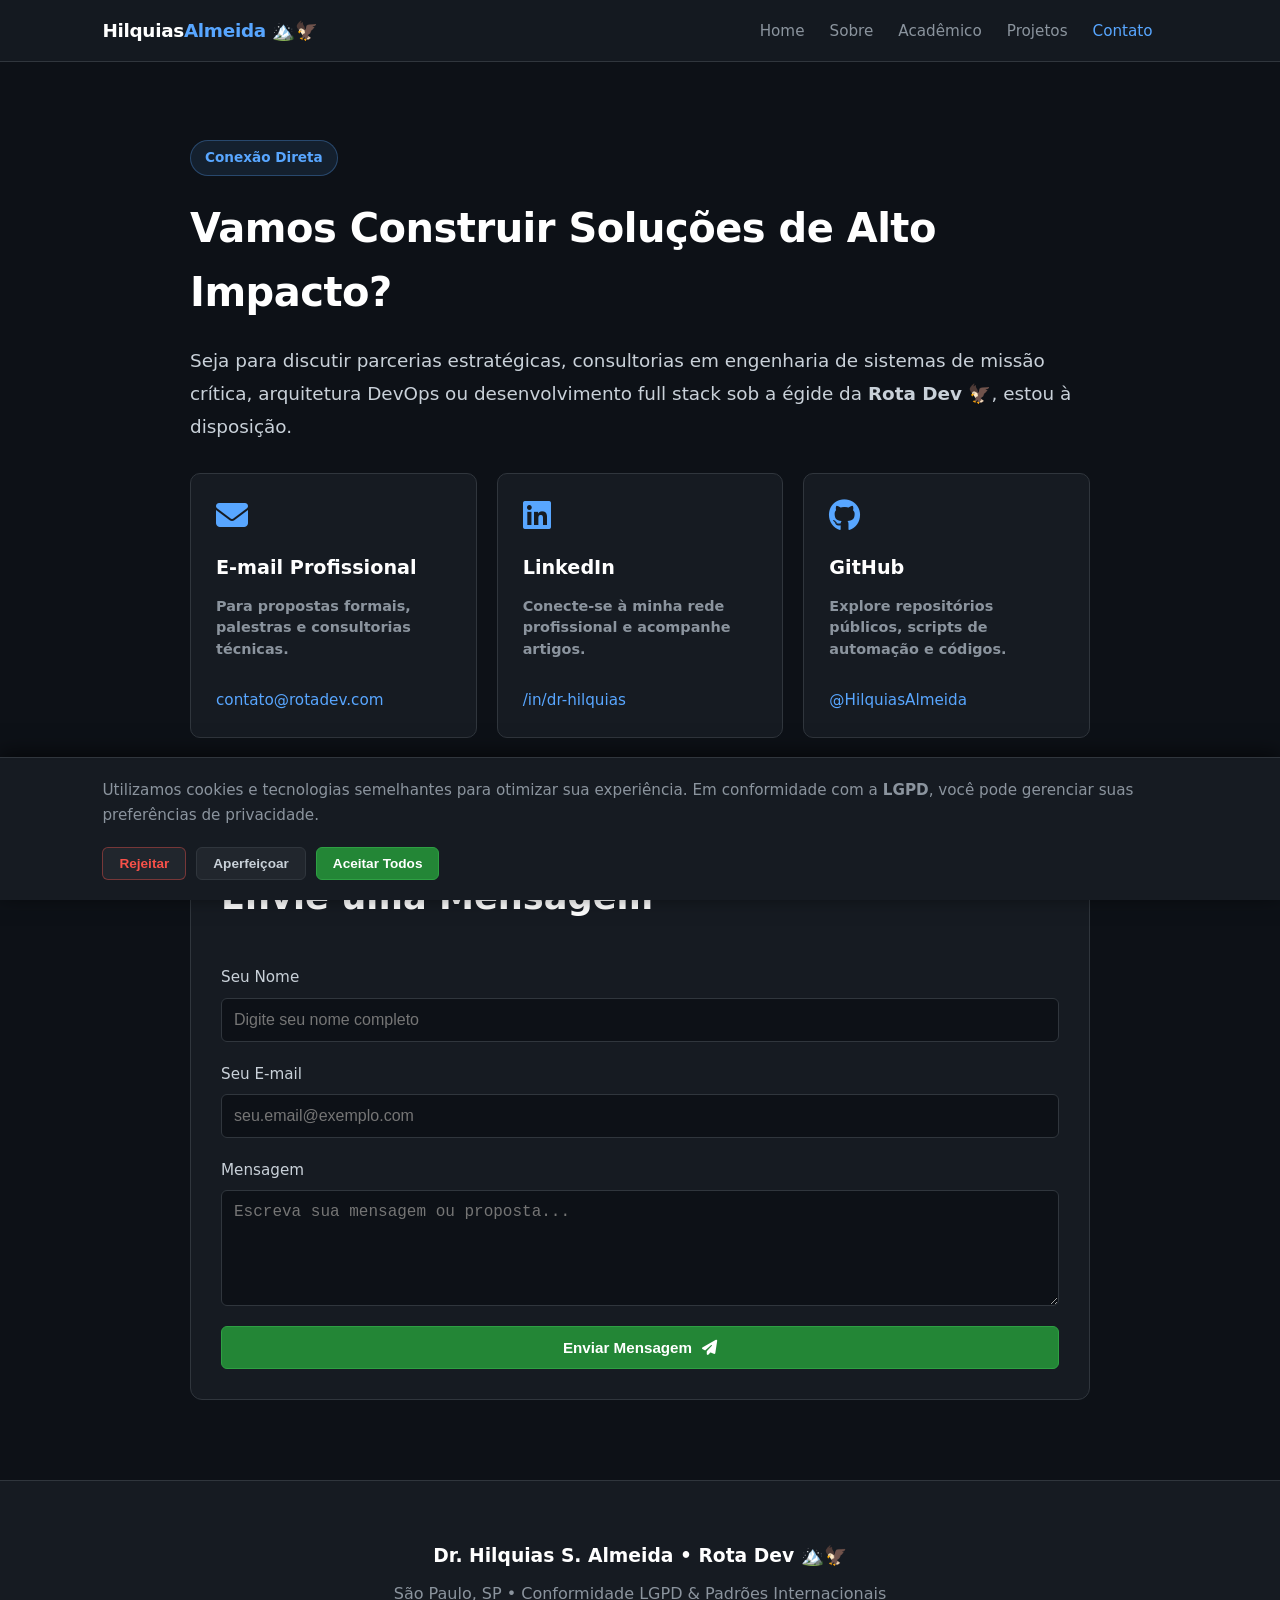
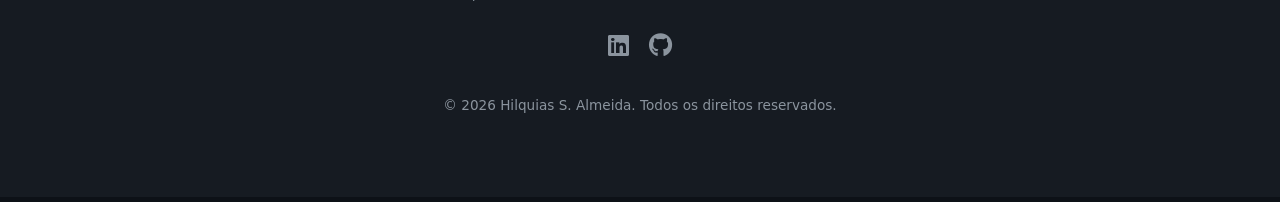
<file: templates/contacts/contacts.html>
<!DOCTYPE html>
<html lang="pt-BR">
<head>
    <meta charset="UTF-8">
    <meta name="viewport" content="width=device-width, initial-scale=1.0">
    <title>Dr. Hilquias Almeida | Contato</title>
    <!-- Favicon -->
    <link rel="icon" href="data:image/svg+xml,<svg xmlns=%27http://www.w3.org/2000/svg%27 viewBox=%270 0 100 100%27><text y=%27.9em%27 font-size=%2785%27>🏔️</text></svg>">
    
    <!-- Caminho para o CSS global -->
    <link rel="stylesheet" href="../../static/css/style.css">
    
    <!-- Ícones externos (FontAwesome) -->
    <link rel="stylesheet" href="https://cdnjs.cloudflare.com/ajax/libs/font-awesome/6.4.0/css/all.min.css">
</head>
<body>
    <!-- Navbar Global -->
    <header>
        <nav class="navbar">
            <div class="logo">Hilquias<span>Almeida</span> 🏔️🦅</div>
            <ul class="nav-links">
                <li><a href="../../index.html">Home</a></li>
                <li><a href="../about/about.html">Sobre</a></li>
                <li><a href="../academics/academics.html">Acadêmico</a></li>
                <li><a href="../projects/my-projects.html">Projetos</a></li>
                <li><a href="contacts.html" class="active">Contato</a></li>
                <!-- Widget do Tradutor Global -->
                <li><div id="google_translate_element"></div></li>
            </ul>
        </nav>
    </header>

    <!-- Seção Principal: Contato -->
    <section class="section about-page-section">
        <div class="about-container">
            
            <span class="badge">Conexão Direta</span>
            <h1 class="about-title">Vamos Construir Soluções de Alto Impacto?</h1>
            
            <p class="about-text primary-text">
                Seja para discutir parcerias estratégicas, consultorias em engenharia de sistemas de missão crítica, arquitetura DevOps ou desenvolvimento full stack sob a égide da <strong>Rota Dev 🦅</strong>, estou à disposição.
            </p>

            <div class="skills-grid contact-grid">
                <div class="skill-card contact-card">
                    <i class="fas fa-envelope contact-icon-blue"></i>
                    <h3 class="contact-card-title">E-mail Profissional</h3>
                    <p class="contact-card-desc">Para propostas formais, palestras e consultorias técnicas.</p>
                    <a href="mailto:contato@rotadev.com" class="contact-link">contato@rotadev.com</a>
                </div>

                <div class="skill-card contact-card">
                    <i class="fab fa-linkedin contact-icon-green"></i>
                    <h3 class="contact-card-title">LinkedIn</h3>
                    <p class="contact-card-desc">Conecte-se à minha rede profissional e acompanhe artigos.</p>
                    <a href="https://www.linkedin.com/in/dr-hilquias/" target="_blank" class="contact-link">/in/dr-hilquias</a>
                </div>

                <div class="skill-card contact-card">
                    <i class="fab fa-github contact-icon-red"></i>
                    <h3 class="contact-card-title">GitHub</h3>
                    <p class="contact-card-desc">Explore repositórios públicos, scripts de automação e códigos.</p>
                    <a href="https://github.com/HilquiasAlmeida" target="_blank" class="contact-link">@HilquiasAlmeida</a>
                </div>
            </div>

            <!-- Caixa de Formulário Estilizada -->
            <div class="contact-form-box">
                <h2 class="section-subtitle">Envie uma Mensagem</h2>
                <form class="contact-form">
                    <div class="form-group">
                        <label for="name" class="form-label">Seu Nome</label>
                        <input type="text" id="name" name="name" class="form-input" placeholder="Digite seu nome completo" required>
                    </div>
                    <div class="form-group">
                        <label for="email" class="form-label">Seu E-mail</label>
                        <input type="email" id="email" name="email" class="form-input" placeholder="seu.email@exemplo.com" required>
                    </div>
                    <div class="form-group">
                        <label for="message" class="form-label">Mensagem</label>
                        <textarea id="message" name="message" rows="5" class="form-input" placeholder="Escreva sua mensagem ou proposta..." required></textarea>
                    </div>
                    <button type="submit" class="btn primary form-btn">Enviar Mensagem <i class="fas fa-paper-plane"></i></button>
                </form>
            </div>

        </div>
    </section>

    <!-- Rodapé Global -->
    <footer>
        <div class="footer-content">
            <h3>Dr. Hilquias S. Almeida • Rota Dev 🏔️🦅</h3>
            <p>São Paulo, SP • Conformidade LGPD & Padrões Internacionais</p>
            <div class="social-icons">
                <a href="https://www.linkedin.com/in/dr-hilquias/" target="_blank"><i class="fab fa-linkedin"></i></a>
                <a href="https://github.com/HilquiasAlmeida" target="_blank"><i class="fab fa-github"></i></a>
            </div>
            <p class="copyright">&copy; 2026 Hilquias S. Almeida. Todos os direitos reservados.</p>
        </div>
    </footer>

    <!-- Scripts Globais -->
    <script src="../../static/js/script.js"></script>
    <script src="../../static/js/translate.js"></script>
</body>
</html>
</file>
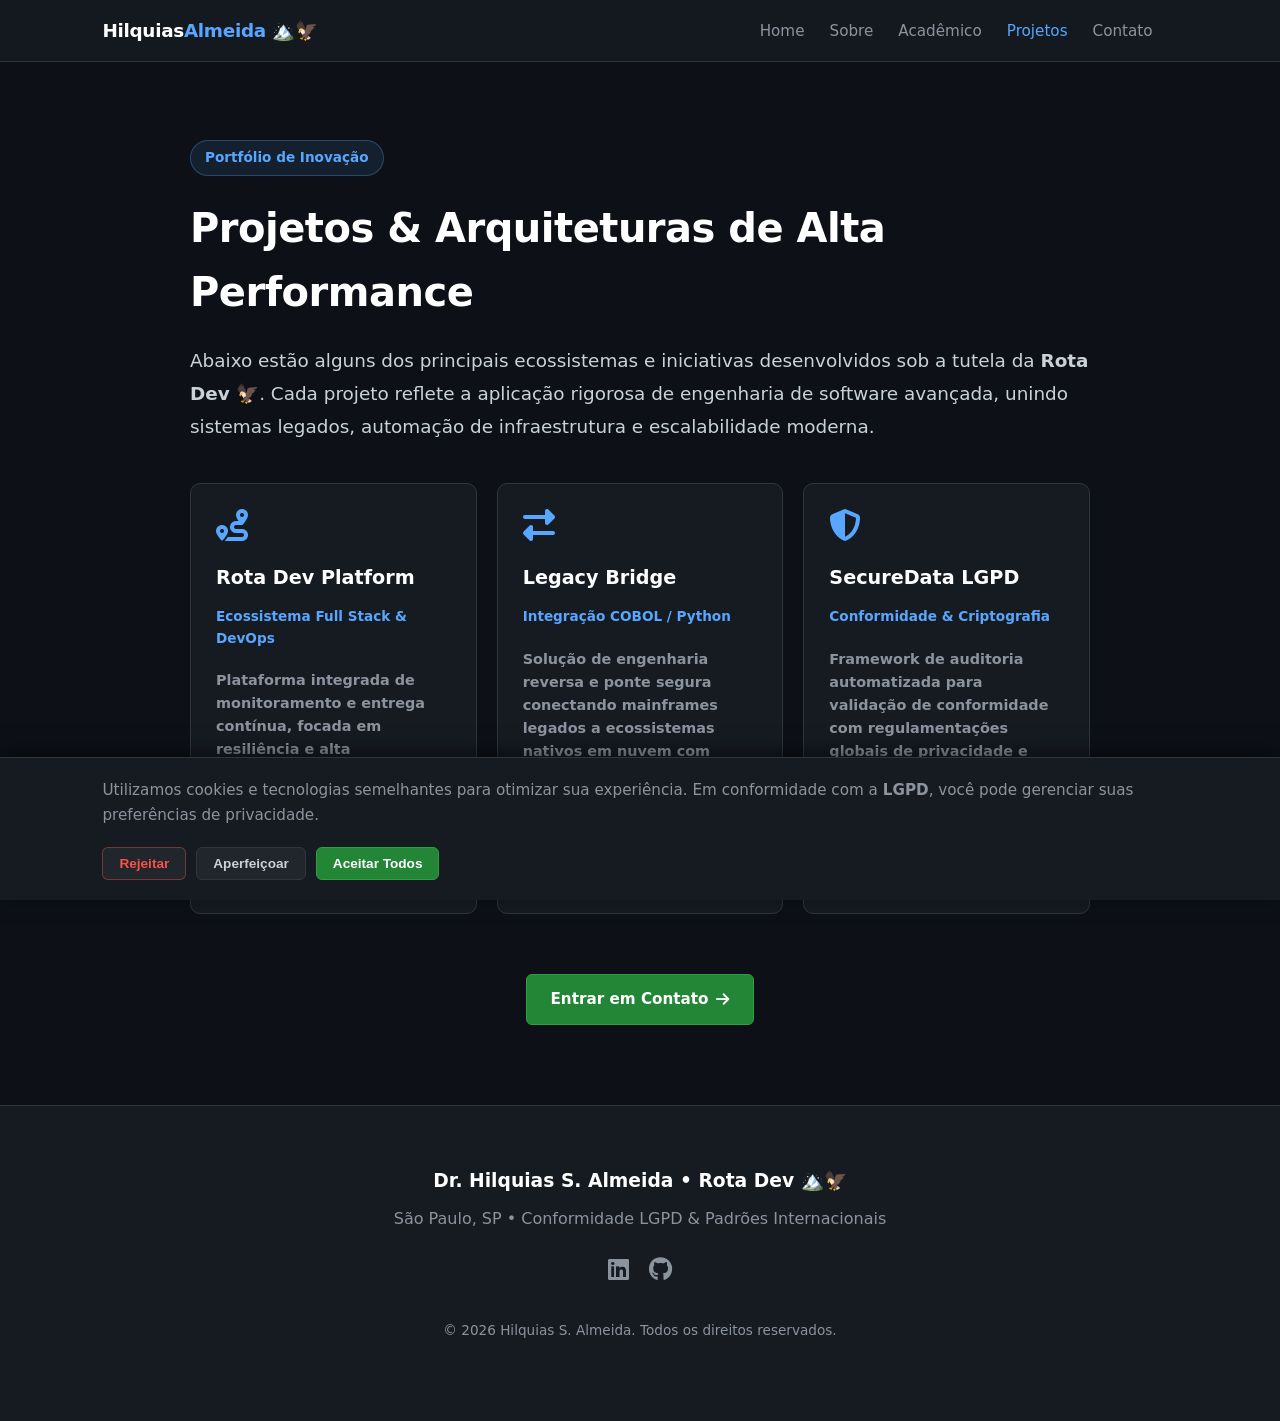
<file: templates/projects/my-projects.html>
<!DOCTYPE html>
<html lang="pt-BR">
<head>
    <meta charset="UTF-8">
    <meta name="viewport" content="width=device-width, initial-scale=1.0">
    <title>Dr. Hilquias Almeida | Projetos</title>
    <!-- Favicon -->
    <link rel="icon" href="data:image/svg+xml,<svg xmlns=%27http://www.w3.org/2000/svg%27 viewBox=%270 0 100 100%27><text y=%27.9em%27 font-size=%2785%27>🏔️</text></svg>">
    
    <!-- Caminho para o CSS global -->
    <link rel="stylesheet" href="../../static/css/style.css">
    
    <!-- Ícones externos (FontAwesome) -->
    <link rel="stylesheet" href="https://cdnjs.cloudflare.com/ajax/libs/font-awesome/6.4.0/css/all.min.css">
</head>
<body>
    <!-- Navbar Global -->
    <header>
        <nav class="navbar">
            <div class="logo">Hilquias<span>Almeida</span> 🏔️🦅</div>
            <ul class="nav-links">
                <li><a href="../../index.html">Home</a></li>
                <li><a href="../about/about.html">Sobre</a></li>
                <li><a href="../academics/academics.html">Acadêmico</a></li>
                <li><a href="my-projects.html" class="active">Projetos</a></li>
                <li><a href="../contacts/contacts.html">Contato</a></li>
                <!-- Widget do Tradutor Global -->
                <li><div id="google_translate_element"></div></li>
            </ul>
        </nav>
    </header>

    <!-- Seção Principal: Projetos -->
    <section class="section about-page-section">
        <div class="about-container">
            
            <span class="badge">Portfólio de Inovação</span>
            <h1 class="about-title">Projetos & Arquiteturas de Alta Performance</h1>
            
            <p class="about-text primary-text">
                Abaixo estão alguns dos principais ecossistemas e iniciativas desenvolvidos sob a tutela da <strong>Rota Dev 🦅</strong>. Cada projeto reflete a aplicação rigorosa de engenharia de software avançada, unindo sistemas legados, automação de infraestrutura e escalabilidade moderna.
            </p>

            <div class="skills-grid projects-grid">
                <div class="skill-card project-card">
                    <i class="fas fa-route project-icon-blue"></i>
                    <h3 class="project-card-title">Rota Dev Platform</h3>
                    <p class="project-card-subtitle">Ecossistema Full Stack & DevOps</p>
                    <p class="project-card-desc">Plataforma integrada de monitoramento e entrega contínua, focada em resiliência e alta performance sob carga elevada.</p>
                    <div class="project-links">
                        <a href="https://github.com/HilquiasAlmeida" target="_blank" class="project-link-btn"><i class="fab fa-github"></i> Repositório</a>
                    </div>
                </div>

                <div class="skill-card project-card">
                    <i class="fas fa-exchange-alt project-icon-green"></i>
                    <h3 class="project-card-title">Legacy Bridge</h3>
                    <p class="project-card-subtitle">Integração COBOL / Python</p>
                    <p class="project-card-desc">Solução de engenharia reversa e ponte segura conectando mainframes legados a ecossistemas nativos em nuvem com Python e PostgreSQL.</p>
                    <div class="project-links">
                        <a href="https://github.com/HilquiasAlmeida" target="_blank" class="project-link-btn"><i class="fab fa-github"></i> Repositório</a>
                    </div>
                </div>

                <div class="skill-card project-card">
                    <i class="fas fa-shield-halved project-icon-red"></i>
                    <h3 class="project-card-title">SecureData LGPD</h3>
                    <p class="project-card-subtitle">Conformidade & Criptografia</p>
                    <p class="project-card-desc">Framework de auditoria automatizada para validação de conformidade com regulamentações globais de privacidade e proteção de dados.</p>
                    <div class="project-links">
                        <a href="https://github.com/HilquiasAlmeida" target="_blank" class="project-link-btn"><i class="fab fa-github"></i> Repositório</a>
                    </div>
                </div>
            </div>

            <div class="action-container">
                <a href="../contacts/contacts.html" class="btn primary">Entrar em Contato <i class="fas fa-arrow-right"></i></a>
            </div>
        </div>
    </section>

    <!-- Rodapé Global -->
    <footer>
        <div class="footer-content">
            <h3>Dr. Hilquias S. Almeida • Rota Dev 🏔️🦅</h3>
            <p>São Paulo, SP • Conformidade LGPD & Padrões Internacionais</p>
            <div class="social-icons">
                <a href="https://www.linkedin.com/in/dr-hilquias/" target="_blank"><i class="fab fa-linkedin"></i></a>
                <a href="https://github.com/HilquiasAlmeida" target="_blank"><i class="fab fa-github"></i></a>
            </div>
            <p class="copyright">&copy; 2026 Hilquias S. Almeida. Todos os direitos reservados.</p>
        </div>
    </footer>

    <!-- Scripts Globais -->
    <script src="../../static/js/script.js"></script>
    <script src="../../static/js/translate.js"></script>
</body>
</html>
</file>
<file: static/css/style.css>
/* ==========================================
   1. RESET E CONFIGURAÇÕES GLOBAIS
   ========================================== */
* {
    margin: 0;
    padding: 0;
    box-sizing: border-box;
    scroll-behavior: smooth;
}

body {
    font-family: 'Segoe UI', system-ui, -apple-system, sans-serif;
    background-color: #0d1117;
    color: #c9d1d9;
    line-height: 1.6;
    overflow-x: hidden;
}

/* ==========================================
   2. NAVBAR GLOBAL
   ========================================== */
.navbar {
    display: flex;
    justify-content: space-between;
    align-items: center;
    padding: 16px 8%;
    background: rgba(22, 27, 34, 0.9);
    backdrop-filter: blur(12px);
    position: fixed;
    width: 100%;
    top: 0;
    z-index: 1000;
    border-bottom: 1px solid #30363d;
}

.logo {
    font-size: 1.15rem;
    font-weight: bold;
    color: #fff;
    letter-spacing: -0.3px;
}

.logo span {
    color: #58a6ff;
}

.nav-links {
    display: flex;
    list-style: none;
    gap: 25px;
    align-items: center;
}

.nav-links a {
    text-decoration: none;
    color: #8b949e;
    font-weight: 500;
    font-size: 0.95rem;
    transition: color 0.2s;
}

.nav-links a:hover,
.nav-links a.active {
    color: #58a6ff;
}

/* ==========================================
   3. FOTO DE PERFIL (CÍRCULO COM BORDA)
   ========================================== */
.profile-container {
    width: 150px;
    height: 150px;
    margin: 0 auto 20px auto;
    border-radius: 50%;
    overflow: hidden;
    border: 3px solid #58a6ff;
    box-shadow: 0 0 25px rgba(88, 166, 255, 0.35);
    background-color: #161b22;
    display: flex;
    justify-content: center;
    align-items: center;
}

.profile-pic {
    width: 100%;
    height: 100%;
    object-fit: cover;
    display: block;
}

/* ==========================================
   4. HERO & SEÇÕES PRINCIPAIS
   ========================================== */
.hero {
    min-height: 100vh;
    display: flex;
    align-items: center;
    justify-content: center;
    text-align: center;
    padding: 120px 20px 80px 20px;
    background: radial-gradient(circle at center, #161b22 0%, #0d1117 100%);
}

.hero-content {
    max-width: 800px;
    margin: 0 auto;
}

.badge {
    background: rgba(88, 166, 255, 0.1);
    color: #58a6ff;
    padding: 6px 14px;
    border-radius: 20px;
    font-size: 0.85rem;
    font-weight: 600;
    border: 1px solid rgba(88, 166, 255, 0.3);
    display: inline-block;
    margin-bottom: 20px;
}

.hero h1 {
    font-size: 3rem;
    color: #ffffff;
    margin-bottom: 10px;
    letter-spacing: -0.5px;
}

.tagline {
    font-style: italic;
    color: #8b949e;
    font-size: 1.2rem;
    margin-bottom: 20px;
}

.bio {
    color: #c9d1d9;
    font-size: 1.1rem;
    margin-bottom: 30px;
}

.hero-btns {
    display: flex;
    justify-content: center;
    gap: 15px;
    flex-wrap: wrap;
}

/* ==========================================
   5. BOTÕES
   ========================================== */
.btn {
    padding: 12px 24px;
    border-radius: 6px;
    text-decoration: none;
    font-weight: 600;
    display: inline-flex;
    align-items: center;
    gap: 8px;
    transition: all 0.2s;
    font-size: 0.95rem;
}

.btn.primary {
    background: #238636;
    color: #fff;
    border: 1px solid #2ea043;
}

.btn.primary:hover {
    background: #2ea043;
}

.btn.secondary {
    background: #21262d;
    color: #c9d1d9;
    border: 1px solid #30363d;
}

.btn.secondary:hover {
    background: #30363d;
    color: #fff;
}

/* ==========================================
   6. SEÇÕES & GRIDS (SKILLS & PROJETOS)
   ========================================== */
.section {
    padding: 100px 8%;
    text-align: center;
}

.section h2 {
    font-size: 2.2rem;
    color: #ffffff;
    margin-bottom: 40px;
}

.skills-grid {
    display: grid;
    grid-template-columns: repeat(auto-fit, minmax(160px, 1fr));
    gap: 20px;
    max-width: 900px;
    margin: 0 auto;
}

.skill-card {
    background: #161b22;
    border: 1px solid #30363d;
    padding: 25px;
    border-radius: 10px;
    display: flex;
    flex-direction: column;
    align-items: center;
    gap: 12px;
    font-weight: 600;
    transition: transform 0.2s, border-color 0.2s;
}

.skill-card i {
    font-size: 2rem;
    color: #58a6ff;
}

.skill-card:hover {
    transform: translateY(-5px);
    border-color: #58a6ff;
}

/* ==========================================
   7. RODAPÉ (FOOTER)
   ========================================== */
footer {
    background: #161b22;
    border-top: 1px solid #30363d;
    padding: 60px 20px;
    text-align: center;
}

.footer-content h3 {
    color: #fff;
    margin-bottom: 10px;
}

.footer-content p {
    color: #8b949e;
    margin-bottom: 20px;
}

.social-icons {
    display: flex;
    justify-content: center;
    gap: 20px;
    margin-bottom: 30px;
}

.social-icons a {
    color: #8b949e;
    font-size: 1.5rem;
    transition: color 0.2s;
}

.social-icons a:hover {
    color: #58a6ff;
}

.copyright {
    font-size: 0.85rem;
    color: #484f58;
}

/* ==========================================
   8. BANNER LGPD (PRIVACIDADE)
   ========================================== */
#lgpd-banner {
    position: fixed;
    bottom: 0;
    left: 0;
    width: 100%;
    background-color: #161b22;
    border-top: 1px solid #30363d;
    color: #c9d1d9;
    padding: 20px 8%;
    display: flex;
    justify-content: space-between;
    align-items: center;
    z-index: 9999;
    box-shadow: 0 -4px 20px rgba(0, 0, 0, 0.6);
    font-size: 0.95rem;
    gap: 20px;
    flex-wrap: wrap;
    transition: transform 0.4s ease-in-out;
}

#lgpd-banner.hidden {
    transform: translateY(100%);
}

.lgpd-text p {
    margin: 0;
    color: #8b949e;
}

.lgpd-buttons {
    display: flex;
    gap: 10px;
    flex-wrap: wrap;
}

.lgpd-btn {
    padding: 8px 16px;
    border-radius: 6px;
    font-weight: 600;
    cursor: pointer;
    font-size: 0.85rem;
    border: 1px solid #30363d;
    transition: background 0.2s;
}

.btn-accept {
    background-color: #238636;
    color: #ffffff;
    border-color: #2ea043;
}
.btn-accept:hover { background-color: #2ea043; }

.btn-reject {
    background-color: #21262d;
    color: #f85149;
    border-color: rgba(248, 81, 73, 0.4);
}
.btn-reject:hover { background-color: rgba(248, 81, 73, 0.1); }

.btn-customize {
    background-color: #21262d;
    color: #c9d1d9;
}
.btn-customize:hover { background-color: #30363d; }

/* ==========================================
   9. RESPONSIVIDADE (MOBILE)
   ========================================== */
@media (max-width: 768px) {
    .hero h1 { font-size: 2.2rem; }
    .nav-links { display: none; } /* Pode ser expandido futuramente com menu hambúrguer */
}

/* ==========================================
   ESTILOS ESPECÍFICOS DA PÁGINA SOBRE (ABOUT)
   ========================================== */
.about-page-section {
    padding-top: 140px;
    padding-bottom: 80px;
}

.about-container {
    max-width: 900px;
    margin: 0 auto;
    text-align: left;
}

.about-title {
    color: #ffffff;
    font-size: 2.5rem;
    margin-bottom: 20px;
    letter-spacing: -0.5px;
}

.about-text {
    font-size: 1.15rem;
    line-height: 1.8;
    margin-bottom: 25px;
}

.about-text.secondary-text {
    font-size: 1.1rem;
    line-height: 1.7;
    margin-bottom: 40px;
    color: #8b949e;
}

.media-box {
    margin: 40px 0;
    text-align: center;
}

.responsive-media {
    width: 100%;
    max-height: 450px;
    object-fit: cover;
    border-radius: 12px;
    border: 1px solid #30363d;
    box-shadow: 0 8px 24px rgba(0,0,0,0.5);
    display: block;
}

.media-caption {
    font-size: 0.85rem;
    color: #8b949e;
    margin-top: 10px;
}

.section-subtitle {
    color: #58a6ff;
    font-size: 1.8rem;
    margin-top: 50px;
    margin-bottom: 20px;
}

.video-section-title {
    color: #fff;
    margin-bottom: 15px;
    font-size: 1.4rem;
}

.video-wrapper {
    position: relative;
    padding-bottom: 56.25%; /* Proporção 16:9 */
    height: 0;
    overflow: hidden;
    border-radius: 12px;
    border: 1px solid #30363d;
    background: #161b22;
}

.responsive-video {
    position: absolute;
    top: 0;
    left: 0;
    width: 100%;
    height: 100%;
    object-fit: cover;
}

.action-container {
    text-align: center;
    margin-top: 60px;
}
/* ==========================================
   ESTILOS ESPECÍFICOS DA PÁGINA ACADÊMICA
   ========================================== */
.academics-grid {
    grid-template-columns: repeat(auto-fit, minmax(260px, 1fr));
    margin-bottom: 40px;
}

.academic-card {
    align-items: flex-start;
    text-align: left;
}

.academic-icon-blue {
    font-size: 2rem;
    color: #58a6ff;
    margin-bottom: 5px;
}

.academic-icon-green {
    font-size: 2rem;
    color: #3fb950;
    margin-bottom: 5px;
}

.academic-card-title {
    color: #fff;
    font-size: 1.2rem;
}

.academic-card-subtitle-blue {
    font-size: 0.85rem;
    color: #58a6ff;
    font-weight: 600;
}

.academic-card-subtitle-green {
    font-size: 0.85rem;
    color: #3fb950;
    font-weight: 600;
}

.academic-card-desc {
    font-size: 0.9rem;
    color: #8b949e;
    margin-top: 8px;
}

.about-text-margin {
    margin-bottom: 30px;
}

.custom-list {
    color: #c9d1d9;
    line-height: 1.8;
    margin-left: 20px;
    margin-bottom: 50px;
}
/* ==========================================
   ESTILOS ESPECÍFICOS DA PÁGINA DE PROJETOS
   ========================================== */
.projects-grid {
    grid-template-columns: repeat(auto-fit, minmax(260px, 1fr));
    margin: 40px 0;
}

.project-card {
    align-items: flex-start;
    text-align: left;
    display: flex;
    flex-direction: column;
    justify-content: space-between;
}

.project-icon-blue {
    font-size: 2rem;
    color: #58a6ff;
    margin-bottom: 5px;
}

.project-icon-green {
    font-size: 2rem;
    color: #3fb950;
    margin-bottom: 5px;
}

.project-icon-red {
    font-size: 2rem;
    color: #f85149;
    margin-bottom: 5px;
}

.project-card-title {
    color: #fff;
    font-size: 1.2rem;
    margin-top: 5px;
}

.project-card-subtitle {
    font-size: 0.85rem;
    color: #58a6ff;
    font-weight: 600;
    margin-bottom: 8px;
}

.project-card-desc {
    font-size: 0.9rem;
    color: #8b949e;
    margin-bottom: 20px;
    line-height: 1.6;
}

.project-links {
    margin-top: auto;
}

.project-link-btn {
    display: inline-block;
    background-color: #21262d;
    color: #c9d1d9;
    border: 1px solid #30363d;
    padding: 6px 12px;
    border-radius: 6px;
    font-size: 0.85rem;
    text-decoration: none;
    transition: all 0.2s ease;
}

.project-link-btn:hover {
    background-color: #30363d;
    color: #ffffff;
    border-color: #58a6ff;
}
/* ==========================================
   ESTILOS ESPECÍFICOS DA PÁGINA DE CONTATO
   ========================================== */
.contact-grid {
    grid-template-columns: repeat(auto-fit, minmax(260px, 1fr));
    margin: 30px 0;
}

.contact-card {
    align-items: flex-start;
    text-align: left;
}

.contact-icon-blue {
    font-size: 2rem;
    color: #58a6ff;
    margin-bottom: 5px;
}

.contact-icon-green {
    font-size: 2rem;
    color: #3fb950;
    margin-bottom: 5px;
}

.contact-icon-red {
    font-size: 2rem;
    color: #f85149;
    margin-bottom: 5px;
}

.contact-card-title {
    color: #fff;
    font-size: 1.2rem;
    margin-top: 5px;
}

.contact-card-desc {
    font-size: 0.9rem;
    color: #8b949e;
    margin-bottom: 15px;
    line-height: 1.5;
}

.contact-link {
    color: #58a6ff;
    text-decoration: none;
    font-size: 0.95rem;
    font-weight: 500;
    transition: color 0.2s ease;
}

.contact-link:hover {
    text-decoration: underline;
    color: #79c0ff;
}

.contact-form-box {
    margin-top: 50px;
    background-color: #161b22;
    border: 1px solid #30363d;
    border-radius: 12px;
    padding: 30px;
}

.contact-form {
    display: flex;
    flex-direction: column;
    gap: 20px;
    margin-top: 20px;
}

.form-group {
    display: flex;
    flex-direction: column;
    gap: 8px;
    text-align: left;
}

.form-label {
    color: #c9d1d9;
    font-size: 0.95rem;
    font-weight: 500;
}

.form-input {
    background-color: #0d1117;
    border: 1px solid #30363d;
    border-radius: 6px;
    padding: 12px;
    color: #ffffff;
    font-size: 1rem;
    outline: none;
    transition: border-color 0.2s ease;
}

.form-input:focus {
    border-color: #58a6ff;
}

.form-btn {
    width: 100%;
    cursor: pointer;
    justify-content: center;
    display: inline-flex;
    align-items: center;
    gap: 10px;
}


/* ==========================================
   CUSTOMIZAÇÃO PROFISSIONAL DO GOOGLE TRANSLATE
   ========================================== */

/* Esconde o texto redundante "Selecione o idioma" do Google */
.goog-te-gadget {
    font-size: 0 !important;
    color: transparent !important;
}

.goog-te-gadget span {
    display: none !important;
}

/* Transforma o select feio em um botão moderno estilo GitHub */
#google_translate_element select {
    background-color: #21262d !important;
    color: #c9d1d9 !important;
    border: 1px solid #30363d !important;
    padding: 6px 12px !important;
    border-radius: 6px !important;
    font-size: 0.85rem !important;
    font-weight: 500 !important;
    cursor: pointer !important;
    outline: none !important;
    transition: all 0.2s ease !important;
}

#google_translate_element select:hover {
    border-color: #58a6ff !important;
    background-color: #30363d !important;
    color: #ffffff !important;
}

/* Remove aquela barra cinza irritante que o Google empurra no topo da página */
body {
    top: 0 !important;
}

.goog-te-banner-frame.skiptranslate {
    display: none !important;
}

/* Ajusta o ícone ou espaçamento do container do tradutor no menu */
#google_translate_element {
    display: inline-block;
    vertical-align: middle;
}
</file>
